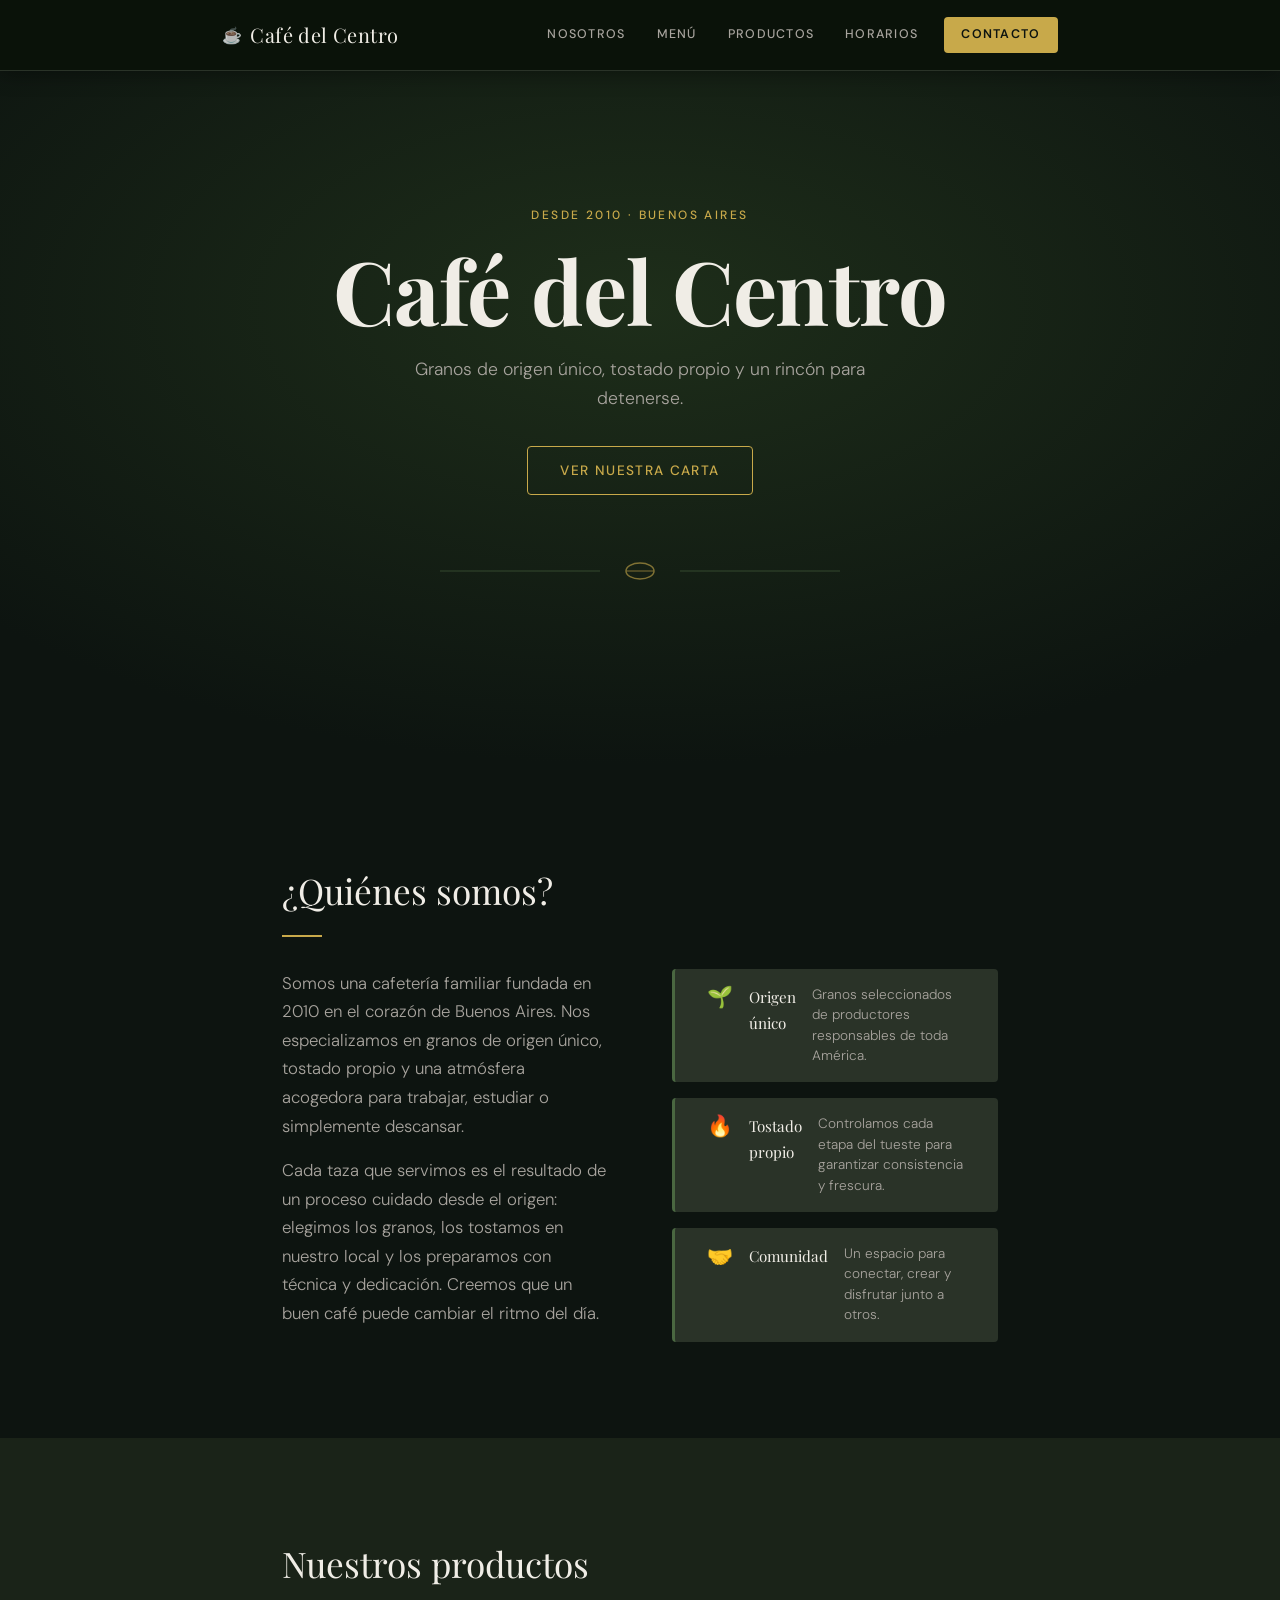
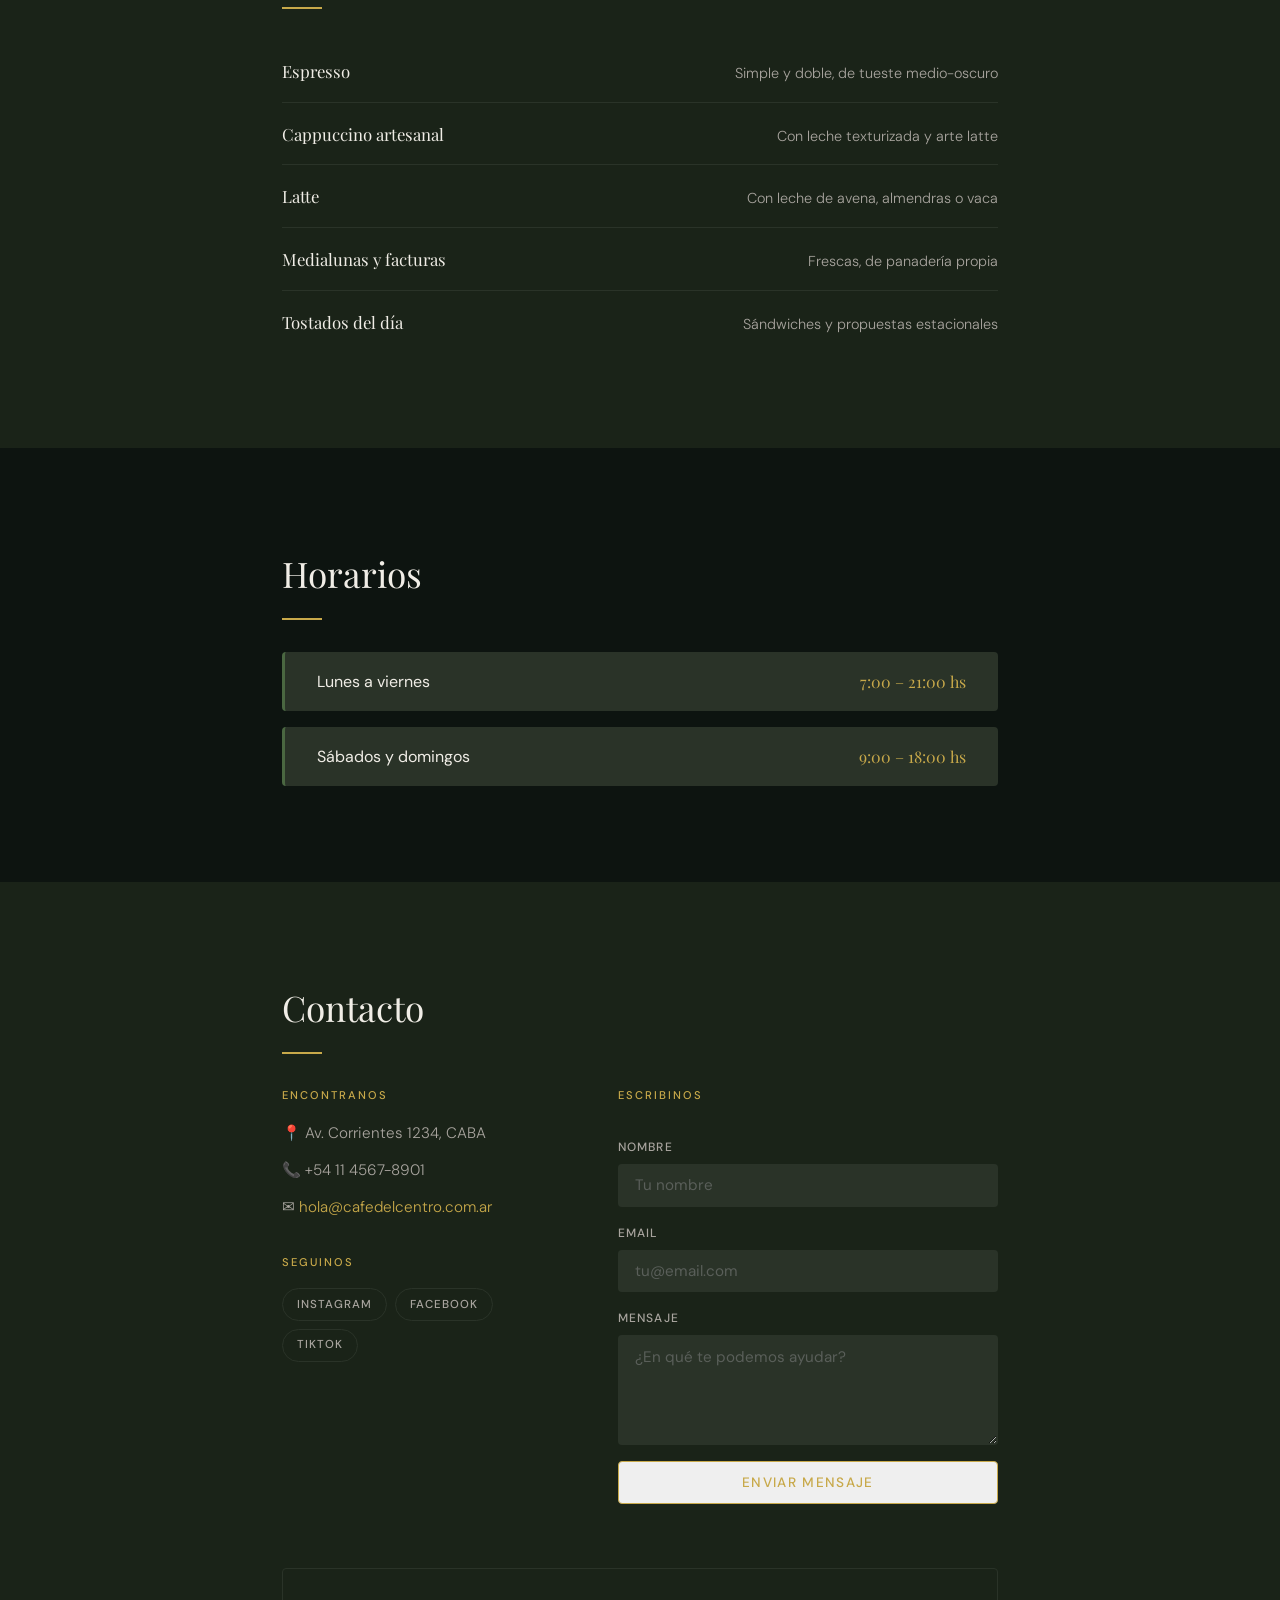
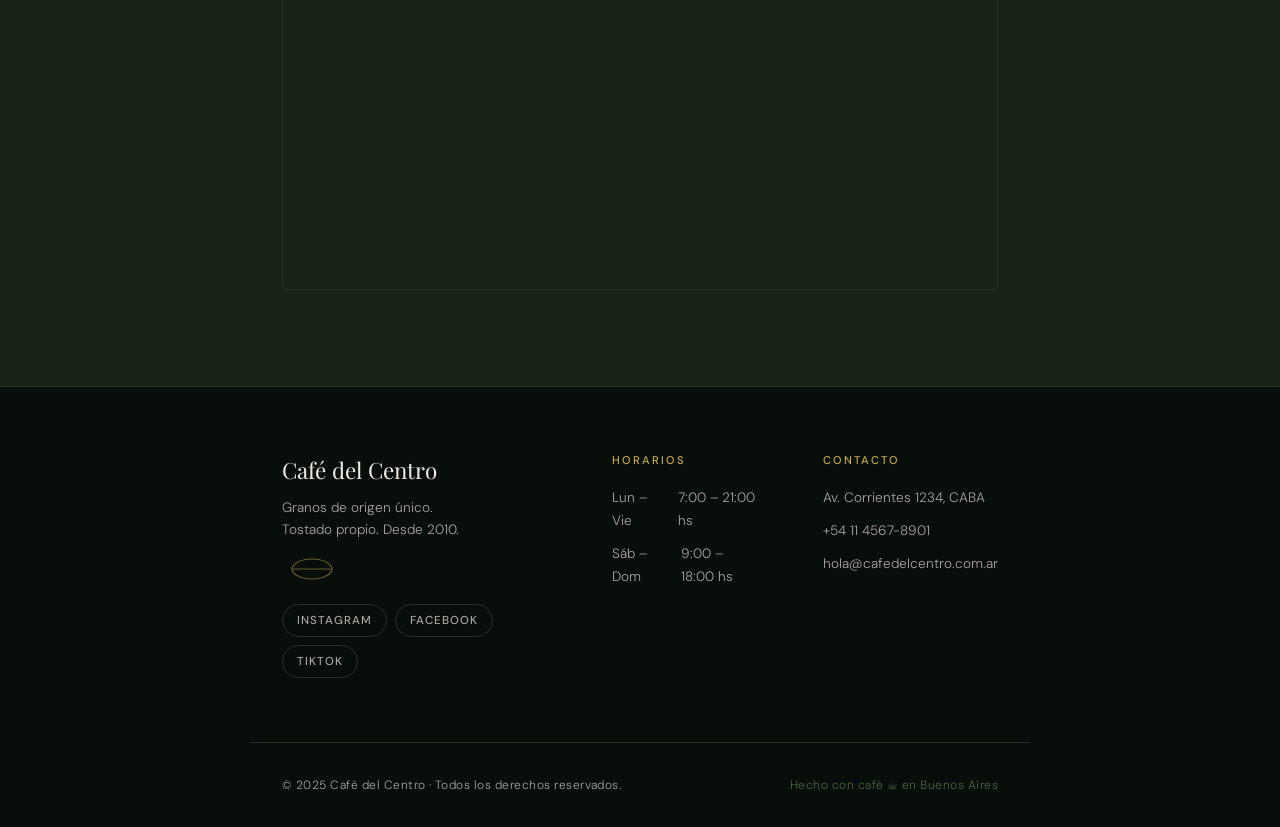
<file: index.html>
<!DOCTYPE html>
<html lang="es">
  <head>
    <meta charset="UTF-8" />
    <meta name="viewport" content="width=device-width, initial-scale=1.0" />
    <title>Café del Centro</title>
    <link rel="preconnect" href="https://fonts.googleapis.com" />
    <link rel="preconnect" href="https://fonts.gstatic.com" crossorigin />
    <link
      href="https://fonts.googleapis.com/css2?family=Playfair+Display:wght@400;700&family=DM+Sans:wght@300;400;500&display=swap"
      rel="stylesheet"
    />
    <link rel="stylesheet" href="styles.css" />
  </head>
  <body>
    <!-- NAVBAR -->
    <header class="navbar" id="navbar">
      <div class="navbar__inner">
        <a href="#" class="navbar__logo">Café del Centro</a>
        <nav class="navbar__nav" aria-label="Navegación principal">
          <a href="#nosotros" class="navbar__link">Nosotros</a>
          <a href="menu.html" class="navbar__link">Menú</a>
          <a href="#productos" class="navbar__link">Productos</a>
          <a href="#horarios" class="navbar__link">Horarios</a>
          <a href="#contacto" class="navbar__link navbar__link--cta">Contacto</a>
        </nav>
        <button class="navbar__toggle" aria-label="Abrir menú" aria-expanded="false">
          <span></span><span></span><span></span>
        </button>
      </div>
    </header>

    <!-- HERO -->
    <section class="hero">
      <div class="hero__content">
        <span class="hero__eyebrow">Desde 2010 · Buenos Aires</span>
        <h1 class="hero__title">Café del Centro</h1>
        <p class="hero__subtitle">
          Granos de origen único, tostado propio y un rincón para detenerse.
        </p>
        <a href="#productos" class="btn">Ver nuestra carta</a>
      </div>
      <div class="hero__bean-divider" aria-hidden="true">
        <svg viewBox="0 0 400 24" xmlns="http://www.w3.org/2000/svg">
          <line x1="0" y1="12" x2="160" y2="12" stroke="#4A6741" stroke-width="1"/>
          <ellipse cx="200" cy="12" rx="14" ry="8" fill="none" stroke="#C8A94A" stroke-width="1.5"/>
          <line x1="186" y1="12" x2="214" y2="12" stroke="#C8A94A" stroke-width="1"/>
          <line x1="240" y1="12" x2="400" y2="12" stroke="#4A6741" stroke-width="1"/>
        </svg>
      </div>
    </section>

    <!-- QUIÉNES SOMOS -->
    <section class="section" id="nosotros">
      <div class="container">
        <h2 class="section__title">¿Quiénes somos?</h2>
        <div class="about">
          <div class="about__text">
            <p class="section__text">
              Somos una cafetería familiar fundada en 2010 en el corazón de Buenos Aires.
              Nos especializamos en granos de origen único, tostado propio y una atmósfera
              acogedora para trabajar, estudiar o simplemente descansar.
            </p>
            <p class="section__text" style="margin-top: 1rem;">
              Cada taza que servimos es el resultado de un proceso cuidado desde el origen:
              elegimos los granos, los tostamos en nuestro local y los preparamos con técnica
              y dedicación. Creemos que un buen café puede cambiar el ritmo del día.
            </p>
          </div>
          <div class="about__values">
            <div class="value-card">
              <span class="value-card__icon">🌱</span>
              <h3 class="value-card__title">Origen único</h3>
              <p class="value-card__text">Granos seleccionados de productores responsables de toda América.</p>
            </div>
            <div class="value-card">
              <span class="value-card__icon">🔥</span>
              <h3 class="value-card__title">Tostado propio</h3>
              <p class="value-card__text">Controlamos cada etapa del tueste para garantizar consistencia y frescura.</p>
            </div>
            <div class="value-card">
              <span class="value-card__icon">🤝</span>
              <h3 class="value-card__title">Comunidad</h3>
              <p class="value-card__text">Un espacio para conectar, crear y disfrutar junto a otros.</p>
            </div>
          </div>
        </div>
      </div>
    </section>

    <!-- PRODUCTOS -->
    <section class="section section--alt" id="productos">
      <div class="container">
        <h2 class="section__title">Nuestros productos</h2>
        <ul class="product-list">
          <li class="product-item">
            <span class="product-item__name">Espresso</span>
            <span class="product-item__desc">Simple y doble, de tueste medio-oscuro</span>
          </li>
          <li class="product-item">
            <span class="product-item__name">Cappuccino artesanal</span>
            <span class="product-item__desc">Con leche texturizada y arte latte</span>
          </li>
          <li class="product-item">
            <span class="product-item__name">Latte</span>
            <span class="product-item__desc">Con leche de avena, almendras o vaca</span>
          </li>
          <li class="product-item">
            <span class="product-item__name">Medialunas y facturas</span>
            <span class="product-item__desc">Frescas, de panadería propia</span>
          </li>
          <li class="product-item">
            <span class="product-item__name">Tostados del día</span>
            <span class="product-item__desc">Sándwiches y propuestas estacionales</span>
          </li>
        </ul>
      </div>
    </section>

    <!-- HORARIOS -->
    <section class="section" id="horarios">
      <div class="container">
        <h2 class="section__title">Horarios</h2>
        <div class="hours">
          <div class="hours__row">
            <span class="hours__days">Lunes a viernes</span>
            <span class="hours__time">7:00 – 21:00 hs</span>
          </div>
          <div class="hours__row">
            <span class="hours__days">Sábados y domingos</span>
            <span class="hours__time">9:00 – 18:00 hs</span>
          </div>
        </div>
      </div>
    </section>

    <!-- CONTACTO -->
    <section class="section section--alt" id="contacto">
      <div class="container">
        <h2 class="section__title">Contacto</h2>
        <div class="contact-grid">
          <div class="contact-info">
            <h3 class="contact-info__title">Encontranos</h3>
            <address class="contact">
              <p>📍 Av. Corrientes 1234, CABA</p>
              <p>📞 +54 11 4567-8901</p>
              <p>✉️ <a href="mailto:hola@cafedelcentro.com.ar">hola@cafedelcentro.com.ar</a></p>
            </address>
            <h3 class="contact-info__title" style="margin-top: var(--space-md);">Seguinos</h3>
            <div class="social">
              <a href="https://instagram.com/cafedelcentro.ba" class="social__link" target="_blank" rel="noopener">Instagram</a>
              <a href="https://facebook.com/cafedelcentro.ba" class="social__link" target="_blank" rel="noopener">Facebook</a>
              <a href="https://tiktok.com/@cafedelcentro.ba" class="social__link" target="_blank" rel="noopener">TikTok</a>
            </div>
          </div>
          <form class="contact-form" onsubmit="return false;">
            <h3 class="contact-info__title">Escribinos</h3>
            <div class="form-group">
              <label class="form-label" for="nombre">Nombre</label>
              <input class="form-input" type="text" id="nombre" placeholder="Tu nombre" />
            </div>
            <div class="form-group">
              <label class="form-label" for="email">Email</label>
              <input class="form-input" type="email" id="email" placeholder="tu@email.com" />
            </div>
            <div class="form-group">
              <label class="form-label" for="mensaje">Mensaje</label>
              <textarea class="form-input form-textarea" id="mensaje" placeholder="¿En qué te podemos ayudar?"></textarea>
            </div>
            <button type="submit" class="btn btn--full">Enviar mensaje</button>
          </form>
        </div>
        <div class="map">
          <iframe
            src="https://www.google.com/maps?q=Obelisco,+Buenos+Aires&output=embed"
            title="Ubicación de Café del Centro"
            loading="lazy"
            referrerpolicy="no-referrer-when-downgrade"
            allowfullscreen
          ></iframe>
        </div>
      </div>
    </section>

    <!-- PIE DE PÁGINA -->
    <footer class="footer">
      <div class="footer__top">
        <div class="footer__brand">
          <span class="footer__logo">Café del Centro</span>
          <p class="footer__tagline">Granos de origen único.<br />Tostado propio. Desde 2010.</p>
          <div class="footer__bean" aria-hidden="true">
            <svg viewBox="0 0 60 24" xmlns="http://www.w3.org/2000/svg" width="60">
              <ellipse cx="30" cy="12" rx="20" ry="10" fill="none" stroke="#C8A94A" stroke-width="1.2"/>
              <line x1="10" y1="12" x2="50" y2="12" stroke="#C8A94A" stroke-width="1"/>
            </svg>
          </div>
          <div class="social">
            <a href="https://instagram.com/cafedelcentro.ba" class="social__link" target="_blank" rel="noopener">Instagram</a>
            <a href="https://facebook.com/cafedelcentro.ba" class="social__link" target="_blank" rel="noopener">Facebook</a>
            <a href="https://tiktok.com/@cafedelcentro.ba" class="social__link" target="_blank" rel="noopener">TikTok</a>
          </div>
        </div>

        <div class="footer__col">
          <h3 class="footer__col-title">Horarios</h3>
          <ul class="footer__list">
            <li><span>Lun – Vie</span><span>7:00 – 21:00 hs</span></li>
            <li><span>Sáb – Dom</span><span>9:00 – 18:00 hs</span></li>
          </ul>
        </div>

        <div class="footer__col">
          <h3 class="footer__col-title">Contacto</h3>
          <ul class="footer__list footer__list--contact">
            <li>Av. Corrientes 1234, CABA</li>
            <li>+54 11 4567-8901</li>
            <li><a href="mailto:hola@cafedelcentro.com.ar">hola@cafedelcentro.com.ar</a></li>
          </ul>
        </div>
      </div>

      <div class="footer__bottom">
        <p>© 2025 Café del Centro · Todos los derechos reservados.</p>
        <p class="footer__credit">Hecho con café ☕ en Buenos Aires</p>
      </div>
    </footer>

    <script>
      // Navbar scroll effect
      const navbar = document.getElementById('navbar');
      window.addEventListener('scroll', () => {
        navbar.classList.toggle('navbar--scrolled', window.scrollY > 40);
      });

      // Mobile toggle
      const toggle = document.querySelector('.navbar__toggle');
      const nav    = document.querySelector('.navbar__nav');
      toggle.addEventListener('click', () => {
        const open = toggle.getAttribute('aria-expanded') === 'true';
        toggle.setAttribute('aria-expanded', String(!open));
        nav.classList.toggle('navbar__nav--open');
        toggle.classList.toggle('navbar__toggle--open');
      });
    </script>

  </body>
</html>
</file>
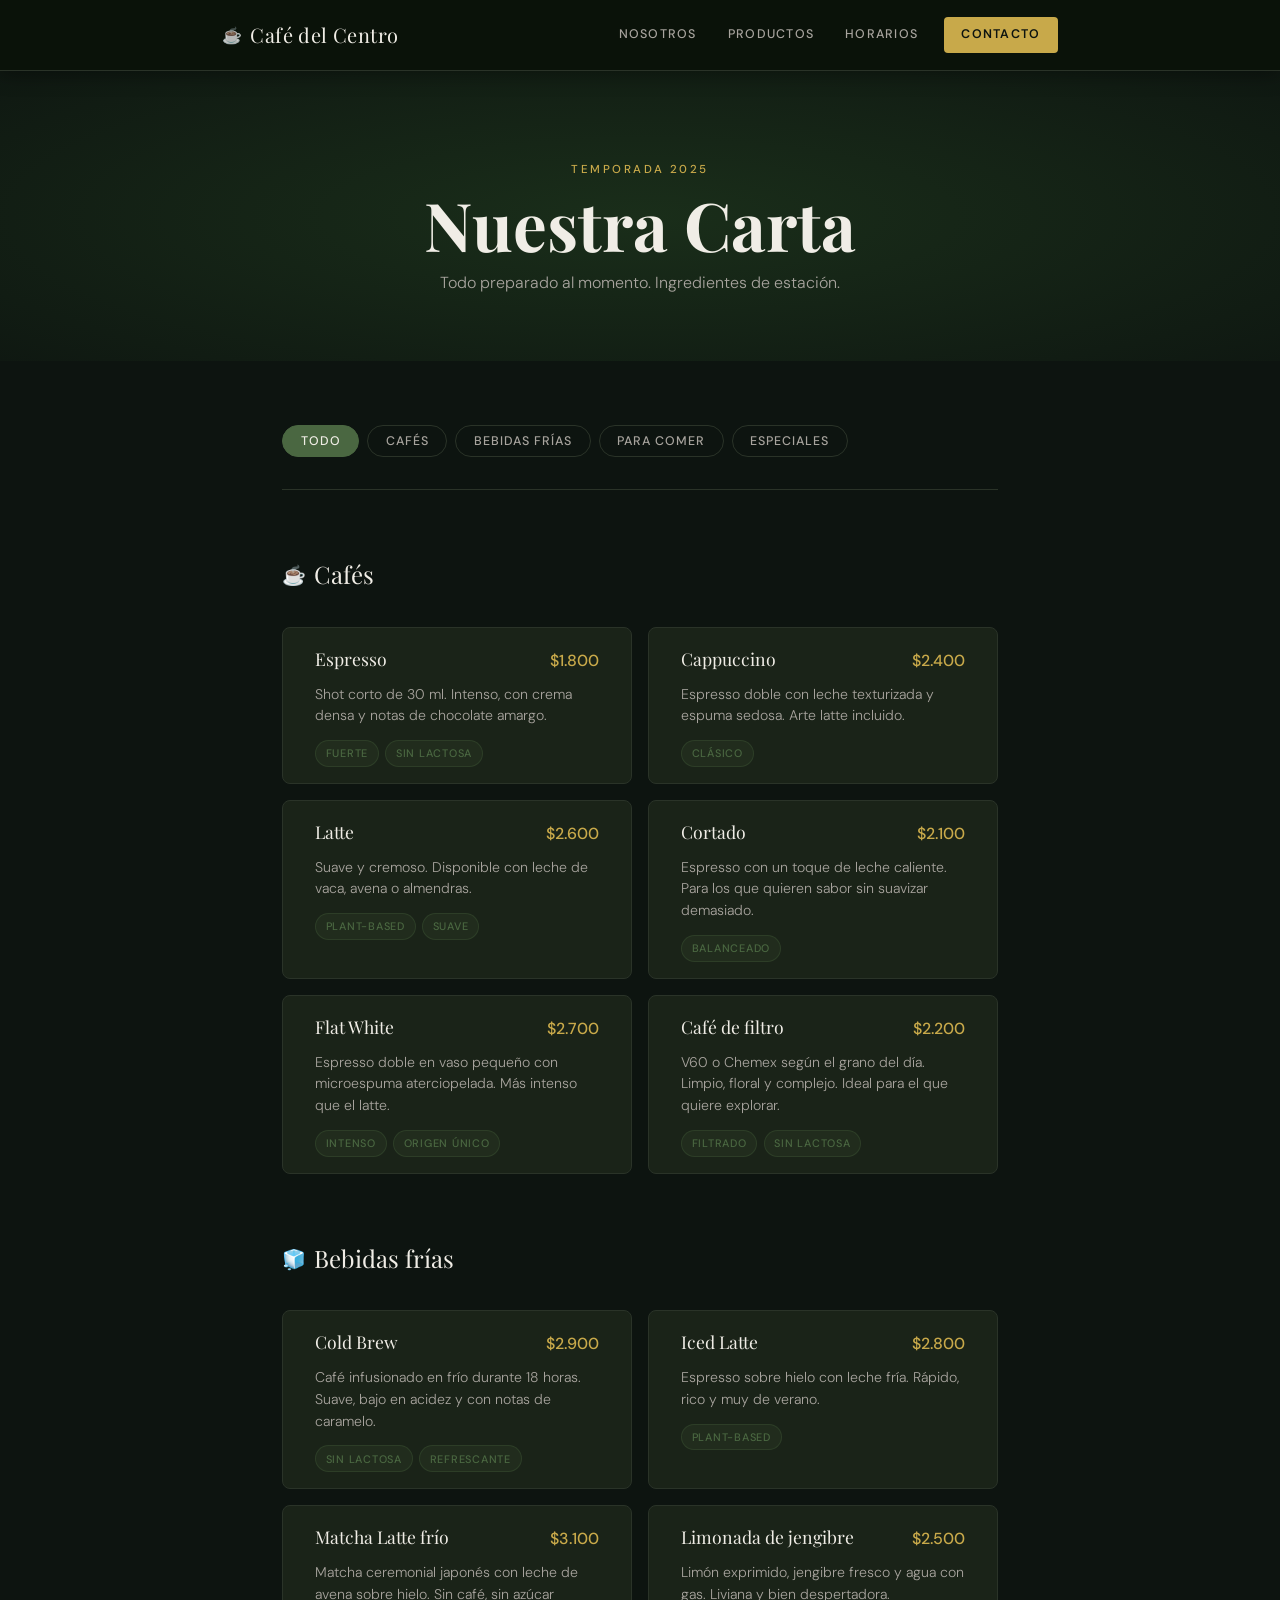
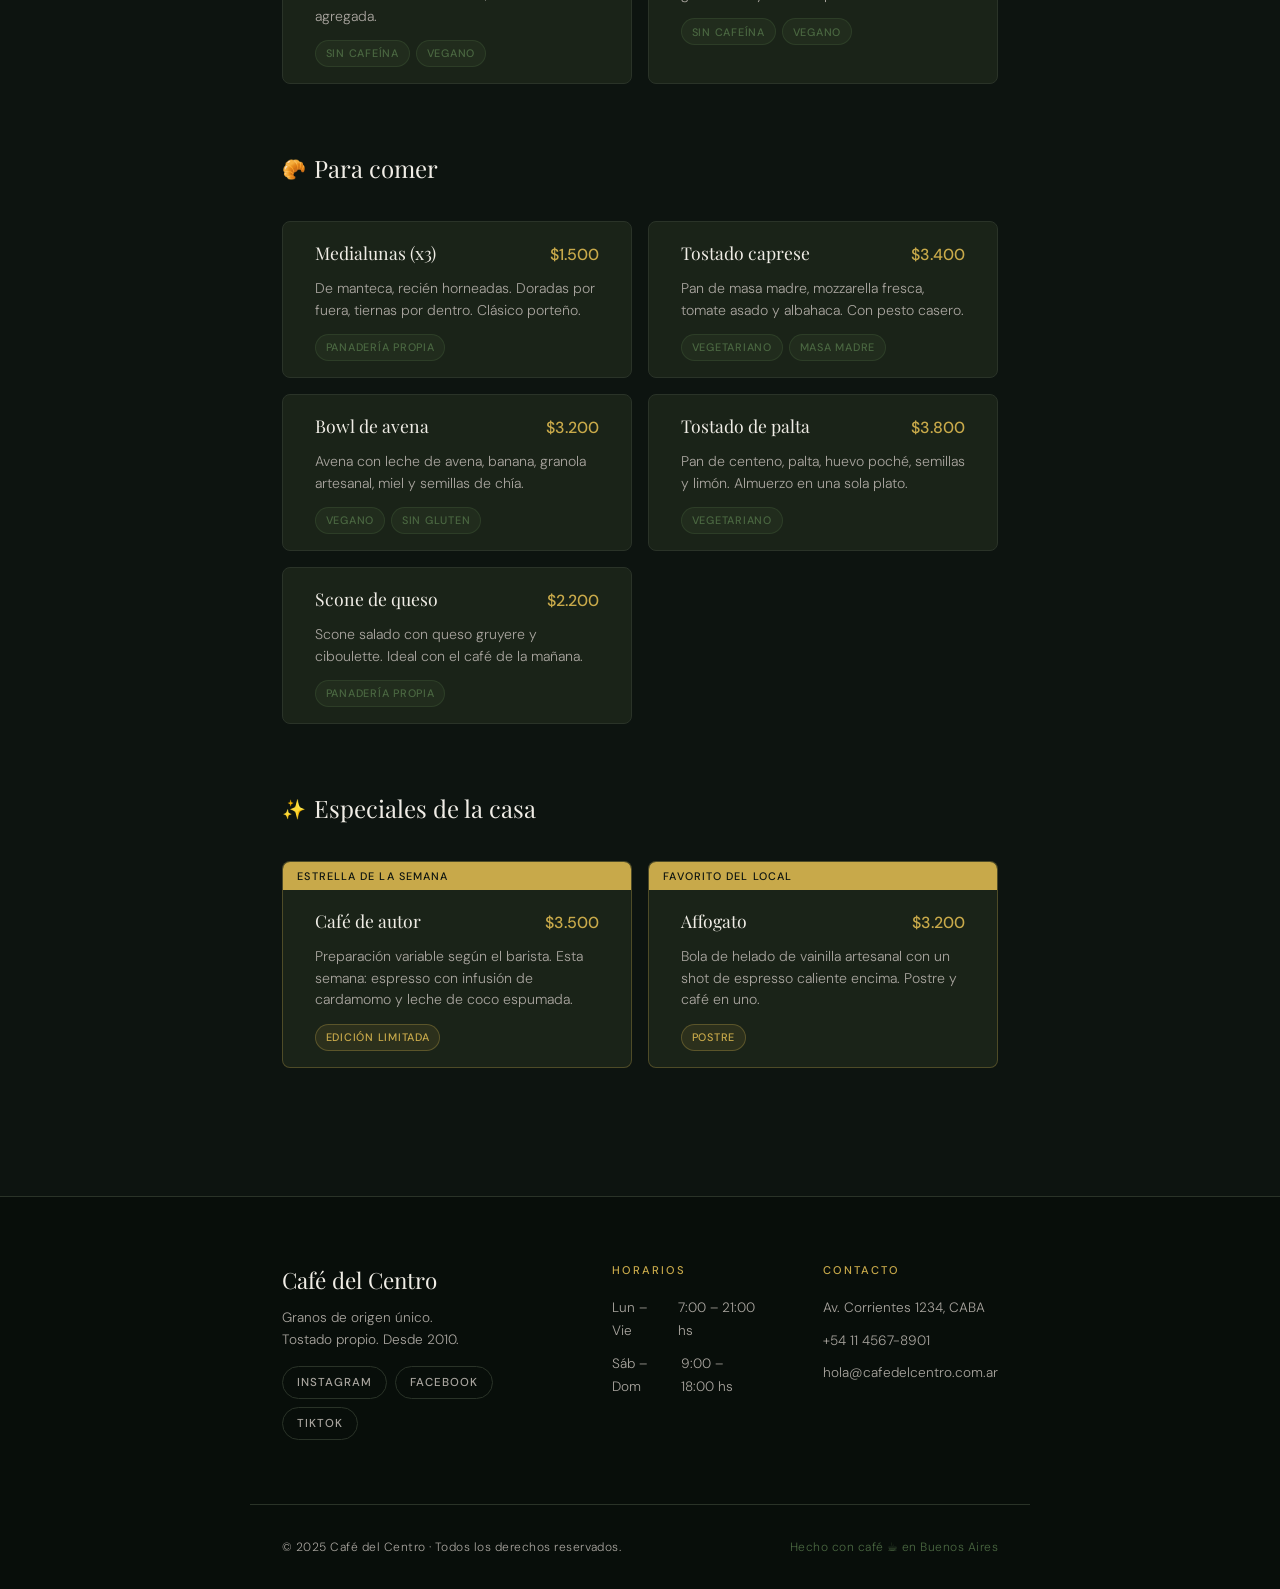
<file: menu.html>
<!DOCTYPE html>
<html lang="es">
  <head>
    <meta charset="UTF-8" />
    <meta name="viewport" content="width=device-width, initial-scale=1.0" />
    <title>Menú — Café del Centro</title>
    <link rel="preconnect" href="https://fonts.googleapis.com" />
    <link rel="preconnect" href="https://fonts.gstatic.com" crossorigin />
    <link
      href="https://fonts.googleapis.com/css2?family=Playfair+Display:wght@400;700&family=DM+Sans:wght@300;400;500&display=swap"
      rel="stylesheet"
    />
    <link rel="stylesheet" href="styles.css" />
    <link rel="stylesheet" href="menu.css" />
  </head>
  <body>

    <!-- NAVBAR -->
    <header class="navbar" id="navbar">
      <div class="navbar__inner">
        <a href="index.html" class="navbar__logo">Café del Centro</a>
        <nav class="navbar__nav" aria-label="Navegación principal">
          <a href="index.html#nosotros" class="navbar__link">Nosotros</a>
          <a href="index.html#productos" class="navbar__link">Productos</a>
          <a href="index.html#horarios" class="navbar__link">Horarios</a>
          <a href="index.html#contacto" class="navbar__link navbar__link--cta">Contacto</a>
        </nav>
        <button class="navbar__toggle" aria-label="Abrir menú" aria-expanded="false">
          <span></span><span></span><span></span>
        </button>
      </div>
    </header>

    <!-- HERO MENÚ -->
    <section class="menu-hero">
      <span class="menu-hero__eyebrow">Temporada 2025</span>
      <h1 class="menu-hero__title">Nuestra Carta</h1>
      <p class="menu-hero__sub">Todo preparado al momento. Ingredientes de estación.</p>
    </section>

    <main class="menu-main">

      <!-- FILTROS -->
      <div class="menu-filters" role="tablist" aria-label="Categorías del menú">
        <button class="filter-btn filter-btn--active" data-filter="all" role="tab">Todo</button>
        <button class="filter-btn" data-filter="cafes" role="tab">Cafés</button>
        <button class="filter-btn" data-filter="frios" role="tab">Bebidas frías</button>
        <button class="filter-btn" data-filter="comidas" role="tab">Para comer</button>
        <button class="filter-btn" data-filter="especiales" role="tab">Especiales</button>
      </div>

      <!-- CATEGORÍA: CAFÉS -->
      <section class="menu-category" data-category="cafes">
        <h2 class="menu-category__title">
          <span class="menu-category__icon" aria-hidden="true">☕</span>
          Cafés
        </h2>
        <div class="menu-grid">

          <article class="menu-card">
            <div class="menu-card__body">
              <div class="menu-card__header">
                <h3 class="menu-card__name">Espresso</h3>
                <span class="menu-card__price">$1.800</span>
              </div>
              <p class="menu-card__desc">Shot corto de 30 ml. Intenso, con crema densa y notas de chocolate amargo.</p>
              <div class="menu-card__tags">
                <span class="tag">Fuerte</span>
                <span class="tag">Sin lactosa</span>
              </div>
            </div>
          </article>

          <article class="menu-card">
            <div class="menu-card__body">
              <div class="menu-card__header">
                <h3 class="menu-card__name">Cappuccino</h3>
                <span class="menu-card__price">$2.400</span>
              </div>
              <p class="menu-card__desc">Espresso doble con leche texturizada y espuma sedosa. Arte latte incluido.</p>
              <div class="menu-card__tags">
                <span class="tag">Clásico</span>
              </div>
            </div>
          </article>

          <article class="menu-card">
            <div class="menu-card__body">
              <div class="menu-card__header">
                <h3 class="menu-card__name">Latte</h3>
                <span class="menu-card__price">$2.600</span>
              </div>
              <p class="menu-card__desc">Suave y cremoso. Disponible con leche de vaca, avena o almendras.</p>
              <div class="menu-card__tags">
                <span class="tag">Plant-based</span>
                <span class="tag">Suave</span>
              </div>
            </div>
          </article>

          <article class="menu-card">
            <div class="menu-card__body">
              <div class="menu-card__header">
                <h3 class="menu-card__name">Cortado</h3>
                <span class="menu-card__price">$2.100</span>
              </div>
              <p class="menu-card__desc">Espresso con un toque de leche caliente. Para los que quieren sabor sin suavizar demasiado.</p>
              <div class="menu-card__tags">
                <span class="tag">Balanceado</span>
              </div>
            </div>
          </article>

          <article class="menu-card">
            <div class="menu-card__body">
              <div class="menu-card__header">
                <h3 class="menu-card__name">Flat White</h3>
                <span class="menu-card__price">$2.700</span>
              </div>
              <p class="menu-card__desc">Espresso doble en vaso pequeño con microespuma aterciopelada. Más intenso que el latte.</p>
              <div class="menu-card__tags">
                <span class="tag">Intenso</span>
                <span class="tag">Origen único</span>
              </div>
            </div>
          </article>

          <article class="menu-card">
            <div class="menu-card__body">
              <div class="menu-card__header">
                <h3 class="menu-card__name">Café de filtro</h3>
                <span class="menu-card__price">$2.200</span>
              </div>
              <p class="menu-card__desc">V60 o Chemex según el grano del día. Limpio, floral y complejo. Ideal para el que quiere explorar.</p>
              <div class="menu-card__tags">
                <span class="tag">Filtrado</span>
                <span class="tag">Sin lactosa</span>
              </div>
            </div>
          </article>

        </div>
      </section>

      <!-- CATEGORÍA: BEBIDAS FRÍAS -->
      <section class="menu-category" data-category="frios">
        <h2 class="menu-category__title">
          <span class="menu-category__icon" aria-hidden="true">🧊</span>
          Bebidas frías
        </h2>
        <div class="menu-grid">

          <article class="menu-card">
            <div class="menu-card__body">
              <div class="menu-card__header">
                <h3 class="menu-card__name">Cold Brew</h3>
                <span class="menu-card__price">$2.900</span>
              </div>
              <p class="menu-card__desc">Café infusionado en frío durante 18 horas. Suave, bajo en acidez y con notas de caramelo.</p>
              <div class="menu-card__tags">
                <span class="tag">Sin lactosa</span>
                <span class="tag">Refrescante</span>
              </div>
            </div>
          </article>

          <article class="menu-card">
            <div class="menu-card__body">
              <div class="menu-card__header">
                <h3 class="menu-card__name">Iced Latte</h3>
                <span class="menu-card__price">$2.800</span>
              </div>
              <p class="menu-card__desc">Espresso sobre hielo con leche fría. Rápido, rico y muy de verano.</p>
              <div class="menu-card__tags">
                <span class="tag">Plant-based</span>
              </div>
            </div>
          </article>

          <article class="menu-card">
            <div class="menu-card__body">
              <div class="menu-card__header">
                <h3 class="menu-card__name">Matcha Latte frío</h3>
                <span class="menu-card__price">$3.100</span>
              </div>
              <p class="menu-card__desc">Matcha ceremonial japonés con leche de avena sobre hielo. Sin café, sin azúcar agregada.</p>
              <div class="menu-card__tags">
                <span class="tag">Sin cafeína</span>
                <span class="tag">Vegano</span>
              </div>
            </div>
          </article>

          <article class="menu-card">
            <div class="menu-card__body">
              <div class="menu-card__header">
                <h3 class="menu-card__name">Limonada de jengibre</h3>
                <span class="menu-card__price">$2.500</span>
              </div>
              <p class="menu-card__desc">Limón exprimido, jengibre fresco y agua con gas. Liviana y bien despertadora.</p>
              <div class="menu-card__tags">
                <span class="tag">Sin cafeína</span>
                <span class="tag">Vegano</span>
              </div>
            </div>
          </article>

        </div>
      </section>

      <!-- CATEGORÍA: PARA COMER -->
      <section class="menu-category" data-category="comidas">
        <h2 class="menu-category__title">
          <span class="menu-category__icon" aria-hidden="true">🥐</span>
          Para comer
        </h2>
        <div class="menu-grid">

          <article class="menu-card">
            <div class="menu-card__body">
              <div class="menu-card__header">
                <h3 class="menu-card__name">Medialunas (x3)</h3>
                <span class="menu-card__price">$1.500</span>
              </div>
              <p class="menu-card__desc">De manteca, recién horneadas. Doradas por fuera, tiernas por dentro. Clásico porteño.</p>
              <div class="menu-card__tags">
                <span class="tag">Panadería propia</span>
              </div>
            </div>
          </article>

          <article class="menu-card">
            <div class="menu-card__body">
              <div class="menu-card__header">
                <h3 class="menu-card__name">Tostado caprese</h3>
                <span class="menu-card__price">$3.400</span>
              </div>
              <p class="menu-card__desc">Pan de masa madre, mozzarella fresca, tomate asado y albahaca. Con pesto casero.</p>
              <div class="menu-card__tags">
                <span class="tag">Vegetariano</span>
                <span class="tag">Masa madre</span>
              </div>
            </div>
          </article>

          <article class="menu-card">
            <div class="menu-card__body">
              <div class="menu-card__header">
                <h3 class="menu-card__name">Bowl de avena</h3>
                <span class="menu-card__price">$3.200</span>
              </div>
              <p class="menu-card__desc">Avena con leche de avena, banana, granola artesanal, miel y semillas de chía.</p>
              <div class="menu-card__tags">
                <span class="tag">Vegano</span>
                <span class="tag">Sin gluten</span>
              </div>
            </div>
          </article>

          <article class="menu-card">
            <div class="menu-card__body">
              <div class="menu-card__header">
                <h3 class="menu-card__name">Tostado de palta</h3>
                <span class="menu-card__price">$3.800</span>
              </div>
              <p class="menu-card__desc">Pan de centeno, palta, huevo poché, semillas y limón. Almuerzo en una sola plato.</p>
              <div class="menu-card__tags">
                <span class="tag">Vegetariano</span>
              </div>
            </div>
          </article>

          <article class="menu-card">
            <div class="menu-card__body">
              <div class="menu-card__header">
                <h3 class="menu-card__name">Scone de queso</h3>
                <span class="menu-card__price">$2.200</span>
              </div>
              <p class="menu-card__desc">Scone salado con queso gruyere y ciboulette. Ideal con el café de la mañana.</p>
              <div class="menu-card__tags">
                <span class="tag">Panadería propia</span>
              </div>
            </div>
          </article>

        </div>
      </section>

      <!-- CATEGORÍA: ESPECIALES -->
      <section class="menu-category" data-category="especiales">
        <h2 class="menu-category__title">
          <span class="menu-category__icon" aria-hidden="true">✨</span>
          Especiales de la casa
        </h2>
        <div class="menu-grid">

          <article class="menu-card menu-card--featured">
            <div class="menu-card__badge">Estrella de la semana</div>
            <div class="menu-card__body">
              <div class="menu-card__header">
                <h3 class="menu-card__name">Café de autor</h3>
                <span class="menu-card__price">$3.500</span>
              </div>
              <p class="menu-card__desc">Preparación variable según el barista. Esta semana: espresso con infusión de cardamomo y leche de coco espumada.</p>
              <div class="menu-card__tags">
                <span class="tag tag--gold">Edición limitada</span>
              </div>
            </div>
          </article>

          <article class="menu-card menu-card--featured">
            <div class="menu-card__badge">Favorito del local</div>
            <div class="menu-card__body">
              <div class="menu-card__header">
                <h3 class="menu-card__name">Affogato</h3>
                <span class="menu-card__price">$3.200</span>
              </div>
              <p class="menu-card__desc">Bola de helado de vainilla artesanal con un shot de espresso caliente encima. Postre y café en uno.</p>
              <div class="menu-card__tags">
                <span class="tag tag--gold">Postre</span>
              </div>
            </div>
          </article>

        </div>
      </section>

    </main>

    <!-- FOOTER -->
    <footer class="footer">
      <div class="footer__top">
        <div class="footer__brand">
          <span class="footer__logo">Café del Centro</span>
          <p class="footer__tagline">Granos de origen único.<br />Tostado propio. Desde 2010.</p>
          <div class="social">
            <a href="https://instagram.com/cafedelcentro.ba" class="social__link" target="_blank" rel="noopener">Instagram</a>
            <a href="https://facebook.com/cafedelcentro.ba" class="social__link" target="_blank" rel="noopener">Facebook</a>
            <a href="https://tiktok.com/@cafedelcentro.ba" class="social__link" target="_blank" rel="noopener">TikTok</a>
          </div>
        </div>
        <div class="footer__col">
          <h3 class="footer__col-title">Horarios</h3>
          <ul class="footer__list">
            <li><span>Lun – Vie</span><span>7:00 – 21:00 hs</span></li>
            <li><span>Sáb – Dom</span><span>9:00 – 18:00 hs</span></li>
          </ul>
        </div>
        <div class="footer__col">
          <h3 class="footer__col-title">Contacto</h3>
          <ul class="footer__list footer__list--contact">
            <li>Av. Corrientes 1234, CABA</li>
            <li>+54 11 4567-8901</li>
            <li><a href="mailto:hola@cafedelcentro.com.ar">hola@cafedelcentro.com.ar</a></li>
          </ul>
        </div>
      </div>
      <div class="footer__bottom">
        <p>© 2025 Café del Centro · Todos los derechos reservados.</p>
        <p class="footer__credit">Hecho con café ☕ en Buenos Aires</p>
      </div>
    </footer>

    <script>
      // Navbar scroll
      const navbar = document.getElementById('navbar');
      window.addEventListener('scroll', () => {
        navbar.classList.toggle('navbar--scrolled', window.scrollY > 40);
      });
      // Mobile toggle
      const toggle = document.querySelector('.navbar__toggle');
      const nav    = document.querySelector('.navbar__nav');
      toggle.addEventListener('click', () => {
        const open = toggle.getAttribute('aria-expanded') === 'true';
        toggle.setAttribute('aria-expanded', String(!open));
        nav.classList.toggle('navbar__nav--open');
        toggle.classList.toggle('navbar__toggle--open');
      });
      // Filtros
      const filterBtns = document.querySelectorAll('.filter-btn');
      const categories  = document.querySelectorAll('.menu-category');
      filterBtns.forEach(btn => {
        btn.addEventListener('click', () => {
          filterBtns.forEach(b => b.classList.remove('filter-btn--active'));
          btn.classList.add('filter-btn--active');
          const filter = btn.dataset.filter;
          categories.forEach(cat => {
            if (filter === 'all' || cat.dataset.category === filter) {
              cat.style.display = '';
            } else {
              cat.style.display = 'none';
            }
          });
        });
      });
    </script>

  </body>
</html>
</file>
<file: styles.css>
/* ============================================
   CAFÉ DEL CENTRO — styles.css
   Paleta: fondo oscuro-verdoso, acento dorado
   Tipografía: Playfair Display + DM Sans
   ============================================ */

/* --- TOKENS --- */
:root {
  --color-bg:        #0D1410;
  --color-bg-alt:    #1A2318;
  --color-surface:   #2A3328;
  --color-green:     #4A6741;
  --color-gold:      #C8A94A;
  --color-text:      #F0EDE6;
  --color-text-muted:#A8A49E;
  --color-link:      #C8A94A;

  --font-display: 'Playfair Display', Georgia, serif;
  --font-body:    'DM Sans', system-ui, sans-serif;

  --space-xs:  0.5rem;
  --space-sm:  1rem;
  --space-md:  2rem;
  --space-lg:  4rem;
  --space-xl:  6rem;

  --max-width: 780px;
  --radius:    4px;
}

/* --- RESET --- */
*, *::before, *::after {
  box-sizing: border-box;
  margin: 0;
  padding: 0;
}

/* --- BASE --- */
html {
  scroll-behavior: smooth;
  scroll-padding-top: 70px;
}

body {
  background-color: var(--color-bg);
  color: var(--color-text);
  font-family: var(--font-body);
  font-size: 1rem;
  line-height: 1.7;
  font-weight: 300;
}

a {
  color: var(--color-link);
  text-decoration: none;
}

a:hover {
  text-decoration: underline;
}

address {
  font-style: normal;
}

/* --- LAYOUT --- */
.container {
  max-width: var(--max-width);
  margin: 0 auto;
  padding: 0 var(--space-md);
}

/* --- HERO --- */
.hero {
  min-height: 85vh;
  display: flex;
  flex-direction: column;
  align-items: center;
  justify-content: center;
  text-align: center;
  padding: var(--space-xl) var(--space-md) var(--space-lg);
  background:
    radial-gradient(ellipse 70% 60% at 50% 40%, #1e2e1a 0%, var(--color-bg) 100%);
}

.hero__eyebrow {
  display: block;
  font-family: var(--font-body);
  font-size: 0.75rem;
  font-weight: 500;
  letter-spacing: 0.2em;
  text-transform: uppercase;
  color: var(--color-gold);
  margin-bottom: var(--space-sm);
}

.hero__title {
  font-family: var(--font-display);
  font-size: clamp(2.8rem, 7vw, 5.5rem);
  font-weight: 700;
  line-height: 1.1;
  letter-spacing: -0.01em;
  color: var(--color-text);
  margin-bottom: var(--space-sm);
}

.hero__subtitle {
  font-size: 1.1rem;
  color: var(--color-text-muted);
  max-width: 480px;
  margin: 0 auto var(--space-md);
}

.hero__bean-divider {
  width: 100%;
  max-width: 400px;
  margin-top: var(--space-lg);
  opacity: 0.6;
}

/* --- BOTÓN --- */
.btn {
  display: inline-block;
  padding: 0.75rem 2rem;
  border: 1px solid var(--color-gold);
  color: var(--color-gold);
  font-family: var(--font-body);
  font-size: 0.85rem;
  font-weight: 500;
  letter-spacing: 0.1em;
  text-transform: uppercase;
  border-radius: var(--radius);
  transition: background-color 0.2s, color 0.2s;
}

.btn:hover {
  background-color: var(--color-gold);
  color: var(--color-bg);
  text-decoration: none;
}

/* --- SECCIONES --- */
.section {
  padding: var(--space-xl) 0;
  background-color: var(--color-bg);
}

.section--alt {
  background-color: var(--color-bg-alt);
}

.section__title {
  font-family: var(--font-display);
  font-size: clamp(1.6rem, 3vw, 2.2rem);
  font-weight: 400;
  color: var(--color-text);
  margin-bottom: var(--space-md);
  position: relative;
  padding-bottom: var(--space-sm);
}

.section__title::after {
  content: '';
  position: absolute;
  bottom: 0;
  left: 0;
  width: 2.5rem;
  height: 2px;
  background-color: var(--color-gold);
}

.section__text {
  color: var(--color-text-muted);
  font-size: 1.05rem;
  max-width: 560px;
}

/* --- LISTA DE PRODUCTOS --- */
.product-list {
  list-style: none;
  display: flex;
  flex-direction: column;
  gap: 1px;
}

.product-item {
  display: flex;
  justify-content: space-between;
  align-items: baseline;
  gap: var(--space-md);
  padding: var(--space-sm) 0;
  border-bottom: 1px solid var(--color-surface);
}

.product-item:last-child {
  border-bottom: none;
}

.product-item__name {
  font-family: var(--font-display);
  font-size: 1.05rem;
  color: var(--color-text);
  white-space: nowrap;
}

.product-item__desc {
  font-size: 0.9rem;
  color: var(--color-text-muted);
  text-align: right;
}

/* --- HORARIOS --- */
.hours {
  display: flex;
  flex-direction: column;
  gap: var(--space-sm);
}

.hours__row {
  display: flex;
  justify-content: space-between;
  align-items: center;
  padding: var(--space-sm) var(--space-md);
  background-color: var(--color-surface);
  border-radius: var(--radius);
  border-left: 3px solid var(--color-green);
}

.hours__days {
  font-weight: 400;
  color: var(--color-text);
}

.hours__time {
  font-family: var(--font-display);
  font-size: 1rem;
  color: var(--color-gold);
}

/* --- CONTACTO --- */
.contact {
  display: flex;
  flex-direction: column;
  gap: var(--space-xs);
  color: var(--color-text-muted);
  font-size: 1rem;
}

/* --- FOOTER --- */
.footer {
  background-color: #080e0a;
  border-top: 1px solid var(--color-surface);
  font-size: 0.9rem;
  color: var(--color-text-muted);
}

.footer__top {
  display: grid;
  grid-template-columns: 1.8fr 1fr 1fr;
  gap: var(--space-lg);
  max-width: var(--max-width);
  margin: 0 auto;
  padding: var(--space-lg) var(--space-md);
}

.footer__logo {
  display: block;
  font-family: var(--font-display);
  font-size: 1.4rem;
  color: var(--color-text);
  margin-bottom: var(--space-xs);
}

.footer__tagline {
  font-size: 0.85rem;
  color: var(--color-text-muted);
  line-height: 1.6;
  margin-bottom: var(--space-sm);
}

.footer__bean {
  opacity: 0.5;
}

.footer__col-title {
  font-family: var(--font-body);
  font-size: 0.7rem;
  font-weight: 500;
  letter-spacing: 0.18em;
  text-transform: uppercase;
  color: var(--color-gold);
  margin-bottom: var(--space-sm);
}

.footer__list {
  list-style: none;
  display: flex;
  flex-direction: column;
  gap: 0.6rem;
  font-size: 0.85rem;
  color: var(--color-text-muted);
}

.footer__list li {
  display: flex;
  justify-content: space-between;
  gap: var(--space-sm);
}

.footer__list--contact li {
  display: block;
}

.footer__list a {
  color: var(--color-text-muted);
}

.footer__list a:hover {
  color: var(--color-gold);
}

.footer__bottom {
  border-top: 1px solid var(--color-surface);
  display: flex;
  justify-content: space-between;
  align-items: center;
  max-width: var(--max-width);
  margin: 0 auto;
  padding: var(--space-md);
  font-size: 0.75rem;
  letter-spacing: 0.04em;
}

.footer__credit {
  color: var(--color-green);
}

/* --- RESPONSIVE --- */
@media (max-width: 600px) {
  .product-item {
    flex-direction: column;
    gap: var(--space-xs);
  }

  .product-item__desc {
    text-align: left;
  }

  .hours__row {
    flex-direction: column;
    align-items: flex-start;
    gap: var(--space-xs);
  }

  .footer__top {
    grid-template-columns: 1fr;
    gap: var(--space-md);
  }

  .footer__bottom {
    flex-direction: column;
    gap: var(--space-xs);
    text-align: center;
  }
}

/* --- NAVBAR --- */
.navbar {
  position: fixed;
  top: 0;
  left: 0;
  right: 0;
  z-index: 100;
  background-color: #0a1209;
  border-bottom: 1px solid var(--color-surface);
  box-shadow: 0 2px 20px rgba(0, 0, 0, 0.4);
  transition: box-shadow 0.3s;
}

.navbar--scrolled {
  box-shadow: 0 4px 30px rgba(0, 0, 0, 0.6);
  border-bottom-color: rgba(200, 169, 74, 0.2);
}

.navbar__inner {
  display: flex;
  align-items: center;
  justify-content: space-between;
  max-width: 900px;
  margin: 0 auto;
  padding: 0 var(--space-md);
  height: 70px;
}

.navbar__logo {
  font-family: var(--font-display);
  font-size: 1.25rem;
  color: var(--color-text);
  text-decoration: none;
  letter-spacing: 0.02em;
  white-space: nowrap;
  display: flex;
  align-items: center;
  gap: 0.5rem;
}

.navbar__logo::before {
  content: '☕';
  font-size: 1rem;
  opacity: 0.8;
}

.navbar__logo:hover {
  color: var(--color-gold);
  text-decoration: none;
}

.navbar__nav {
  display: flex;
  align-items: center;
  gap: 0.25rem;
}

.navbar__link {
  font-size: 0.78rem;
  font-weight: 500;
  letter-spacing: 0.1em;
  text-transform: uppercase;
  color: var(--color-text-muted);
  text-decoration: none;
  padding: 0.4rem 0.85rem;
  border-radius: var(--radius);
  transition: color 0.2s, background-color 0.2s;
}

.navbar__link:hover {
  color: var(--color-text);
  background-color: var(--color-surface);
  text-decoration: none;
}

.navbar__link--cta {
  background-color: var(--color-gold);
  color: var(--color-bg);
  font-weight: 600;
  padding: 0.45rem 1.1rem;
  margin-left: 0.5rem;
  transition: opacity 0.2s;
}

.navbar__link--cta:hover {
  background-color: var(--color-gold);
  color: var(--color-bg);
  opacity: 0.85;
}

/* Hamburger */
.navbar__toggle {
  display: none;
  flex-direction: column;
  justify-content: center;
  gap: 5px;
  background: none;
  border: none;
  cursor: pointer;
  padding: 4px;
  width: 32px;
  height: 32px;
}

.navbar__toggle span {
  display: block;
  width: 100%;
  height: 1.5px;
  background-color: var(--color-text);
  transition: transform 0.25s, opacity 0.25s;
  transform-origin: center;
}

.navbar__toggle--open span:nth-child(1) { transform: translateY(6.5px) rotate(45deg); }
.navbar__toggle--open span:nth-child(2) { opacity: 0; }
.navbar__toggle--open span:nth-child(3) { transform: translateY(-6.5px) rotate(-45deg); }

/* --- NOSOTROS / ABOUT --- */
.about {
  display: grid;
  grid-template-columns: 1fr 1fr;
  gap: var(--space-lg);
  align-items: start;
}

.about__values {
  display: flex;
  flex-direction: column;
  gap: var(--space-sm);
}

.value-card {
  display: flex;
  align-items: flex-start;
  gap: var(--space-sm);
  padding: var(--space-sm) var(--space-md);
  background-color: var(--color-surface);
  border-radius: var(--radius);
  border-left: 3px solid var(--color-green);
}

.value-card__icon {
  font-size: 1.3rem;
  line-height: 1;
  flex-shrink: 0;
  margin-top: 2px;
}

.value-card__title {
  font-family: var(--font-display);
  font-size: 0.95rem;
  font-weight: 400;
  color: var(--color-text);
  margin-bottom: 0.2rem;
}

.value-card__text {
  font-size: 0.85rem;
  color: var(--color-text-muted);
  line-height: 1.5;
}

/* --- CONTACTO EXPANDIDO --- */
.contact-grid {
  display: grid;
  grid-template-columns: 1fr 1.4fr;
  gap: var(--space-lg);
  align-items: start;
}

.contact-info__title {
  font-family: var(--font-body);
  font-size: 0.7rem;
  font-weight: 500;
  letter-spacing: 0.18em;
  text-transform: uppercase;
  color: var(--color-gold);
  margin-bottom: var(--space-sm);
}

.contact {
  display: flex;
  flex-direction: column;
  gap: 0.7rem;
  color: var(--color-text-muted);
  font-size: 0.95rem;
}

/* --- FORMULARIO --- */
.contact-form {
  display: flex;
  flex-direction: column;
  gap: var(--space-sm);
}

.form-group {
  display: flex;
  flex-direction: column;
  gap: 0.4rem;
}

.form-label {
  font-size: 0.75rem;
  font-weight: 500;
  letter-spacing: 0.1em;
  text-transform: uppercase;
  color: var(--color-text-muted);
}

.form-input {
  background-color: var(--color-surface);
  border: 1px solid transparent;
  border-radius: var(--radius);
  color: var(--color-text);
  font-family: var(--font-body);
  font-size: 0.95rem;
  padding: 0.65rem 1rem;
  outline: none;
  transition: border-color 0.2s;
}

.form-input::placeholder {
  color: #5a5f5a;
}

.form-input:focus {
  border-color: var(--color-green);
}

.form-textarea {
  resize: vertical;
  min-height: 110px;
}

.btn--full {
  width: 100%;
  text-align: center;
}

/* --- REDES SOCIALES --- */
.social {
  display: flex;
  flex-wrap: wrap;
  gap: 0.5rem;
  margin-top: var(--space-sm);
}

.social__link {
  font-size: 0.72rem;
  font-weight: 500;
  letter-spacing: 0.08em;
  text-transform: uppercase;
  color: var(--color-text-muted);
  border: 1px solid var(--color-surface);
  border-radius: 999px;
  padding: 0.35rem 0.9rem;
  transition: border-color 0.2s, color 0.2s;
}

.social__link:hover {
  color: var(--color-gold);
  border-color: var(--color-gold);
  text-decoration: none;
}

/* --- MAPA --- */
.map {
  margin-top: var(--space-lg);
  border: 1px solid var(--color-surface);
  border-radius: var(--radius);
  overflow: hidden;
}

.map iframe {
  display: block;
  width: 100%;
  height: 320px;
  border: 0;
  filter: grayscale(0.4) contrast(1.05);
}

/* --- RESPONSIVE NAVBAR + V4 --- */
@media (max-width: 640px) {
  .navbar__toggle {
    display: flex;
  }

  .navbar__nav {
    display: none;
    position: absolute;
    top: 64px;
    left: 0;
    right: 0;
    background-color: rgba(13, 20, 16, 0.97);
    flex-direction: column;
    align-items: center;
    padding: var(--space-md) 0;
    gap: var(--space-md);
    border-bottom: 1px solid var(--color-surface);
  }

  .navbar__nav--open {
    display: flex;
  }

  .about {
    grid-template-columns: 1fr;
  }

  .contact-grid {
    grid-template-columns: 1fr;
  }
}
</file>
<file: menu.css>
/* ============================================
   CAFÉ DEL CENTRO — menu.css
   Estilos exclusivos de la página del menú
   ============================================ */

/* --- HERO DEL MENÚ --- */
.menu-hero {
  min-height: 36vh;
  display: flex;
  flex-direction: column;
  align-items: center;
  justify-content: center;
  text-align: center;
  padding: calc(var(--space-xl) + 64px) var(--space-md) var(--space-lg);
  background:
    radial-gradient(ellipse 80% 70% at 50% 60%, #1a2e1a 0%, var(--color-bg) 100%);
}

.menu-hero__eyebrow {
  display: block;
  font-size: 0.72rem;
  font-weight: 500;
  letter-spacing: 0.22em;
  text-transform: uppercase;
  color: var(--color-gold);
  margin-bottom: var(--space-xs);
}

.menu-hero__title {
  font-family: var(--font-display);
  font-size: clamp(2.4rem, 6vw, 4.2rem);
  font-weight: 700;
  line-height: 1.1;
  color: var(--color-text);
  margin-bottom: var(--space-xs);
}

.menu-hero__sub {
  font-size: 1rem;
  color: var(--color-text-muted);
}

/* --- MAIN CONTENEDOR --- */
.menu-main {
  max-width: var(--max-width);
  margin: 0 auto;
  padding: var(--space-lg) var(--space-md);
}

/* --- FILTROS --- */
.menu-filters {
  display: flex;
  flex-wrap: wrap;
  gap: var(--space-xs);
  margin-bottom: var(--space-lg);
  padding-bottom: var(--space-md);
  border-bottom: 1px solid var(--color-surface);
}

.filter-btn {
  background: none;
  border: 1px solid var(--color-surface);
  color: var(--color-text-muted);
  font-family: var(--font-body);
  font-size: 0.78rem;
  font-weight: 500;
  letter-spacing: 0.08em;
  text-transform: uppercase;
  padding: 0.45rem 1.1rem;
  border-radius: 999px;
  cursor: pointer;
  transition: border-color 0.2s, color 0.2s, background-color 0.2s;
}

.filter-btn:hover {
  border-color: var(--color-green);
  color: var(--color-text);
}

.filter-btn--active {
  background-color: var(--color-green);
  border-color: var(--color-green);
  color: var(--color-text);
}

/* --- CATEGORÍAS --- */
.menu-category {
  margin-bottom: var(--space-lg);
}

.menu-category__title {
  font-family: var(--font-display);
  font-size: 1.5rem;
  font-weight: 400;
  color: var(--color-text);
  margin-bottom: var(--space-md);
  display: flex;
  align-items: center;
  gap: var(--space-xs);
}

.menu-category__icon {
  font-size: 1.2rem;
}

/* --- GRID DE CARDS --- */
.menu-grid {
  display: grid;
  grid-template-columns: repeat(auto-fill, minmax(300px, 1fr));
  gap: var(--space-sm);
}

/* --- CARD --- */
.menu-card {
  background-color: var(--color-bg-alt);
  border: 1px solid var(--color-surface);
  border-radius: calc(var(--radius) * 2);
  overflow: hidden;
  transition: border-color 0.2s, transform 0.2s;
  position: relative;
}

.menu-card:hover {
  border-color: var(--color-green);
  transform: translateY(-2px);
}

.menu-card--featured {
  border-color: rgba(200, 169, 74, 0.3);
}

.menu-card--featured:hover {
  border-color: var(--color-gold);
}

.menu-card__badge {
  background-color: var(--color-gold);
  color: var(--color-bg);
  font-size: 0.68rem;
  font-weight: 500;
  letter-spacing: 0.1em;
  text-transform: uppercase;
  padding: 0.3rem 0.9rem;
}

.menu-card__body {
  padding: var(--space-sm) var(--space-md);
  display: flex;
  flex-direction: column;
  gap: 0.6rem;
}

.menu-card__header {
  display: flex;
  justify-content: space-between;
  align-items: baseline;
  gap: var(--space-sm);
}

.menu-card__name {
  font-family: var(--font-display);
  font-size: 1.1rem;
  font-weight: 400;
  color: var(--color-text);
}

.menu-card__price {
  font-size: 1rem;
  font-weight: 500;
  color: var(--color-gold);
  white-space: nowrap;
}

.menu-card__desc {
  font-size: 0.88rem;
  color: var(--color-text-muted);
  line-height: 1.55;
}

/* --- TAGS --- */
.menu-card__tags {
  display: flex;
  flex-wrap: wrap;
  gap: 0.4rem;
  margin-top: 0.2rem;
}

.tag {
  display: inline-block;
  font-size: 0.68rem;
  font-weight: 500;
  letter-spacing: 0.07em;
  text-transform: uppercase;
  color: var(--color-green);
  background-color: rgba(74, 103, 65, 0.15);
  border: 1px solid rgba(74, 103, 65, 0.3);
  padding: 0.2rem 0.6rem;
  border-radius: 999px;
}

.tag--gold {
  color: var(--color-gold);
  background-color: rgba(200, 169, 74, 0.1);
  border-color: rgba(200, 169, 74, 0.3);
}

/* --- RESPONSIVE --- */
@media (max-width: 600px) {
  .menu-grid {
    grid-template-columns: 1fr;
  }

  .menu-filters {
    gap: 0.4rem;
  }
}
</file>
